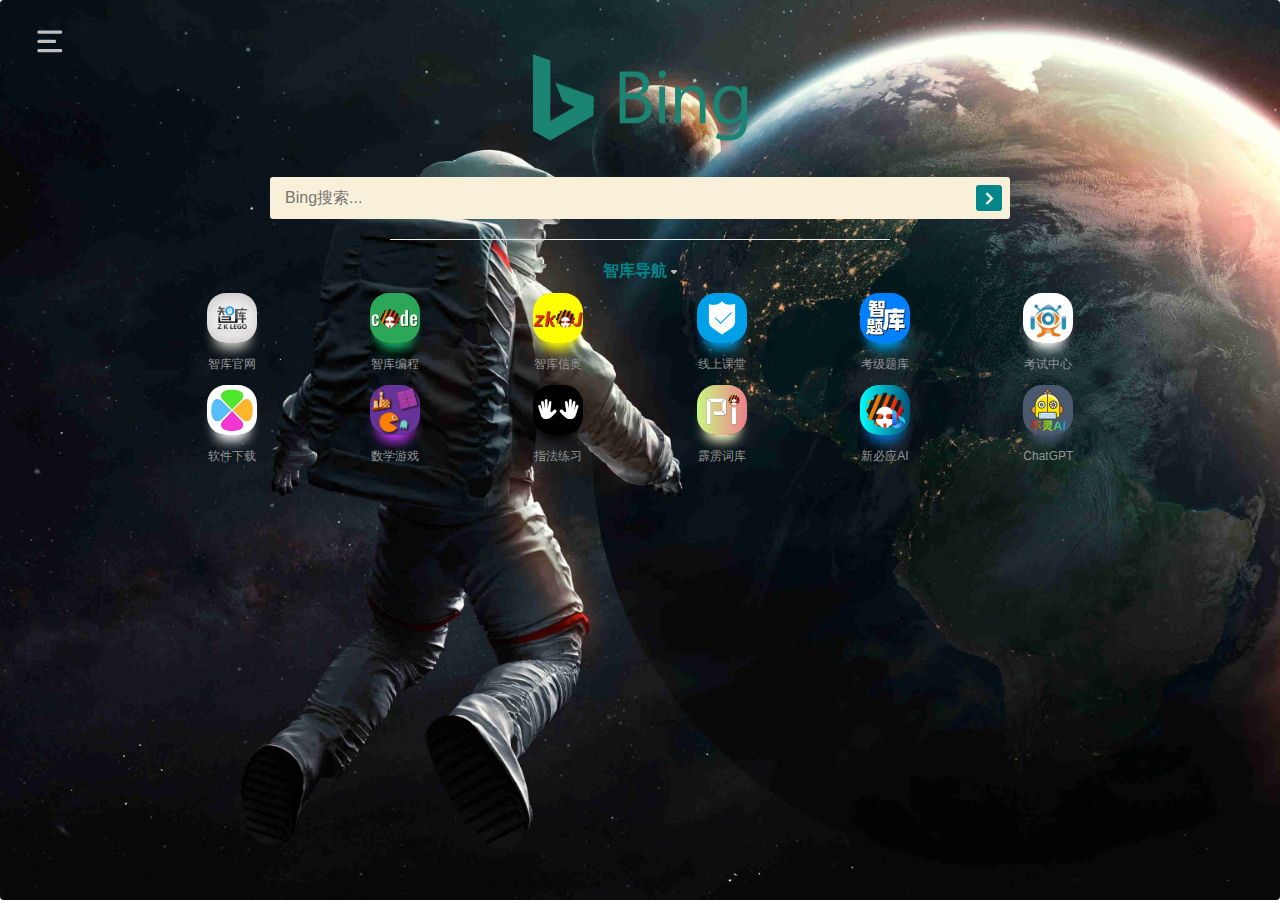
<file: index.html>
<!DOCTYPE html>
<html>

<head>
    <meta http-equiv="Content-Type" content="text/html; charset=UTF-8">
    <meta name="viewport" content="width=device-width, initial-scale=1.0">
    <meta http-equiv="X-UA-Compatible" content="IE=edge,chrome=1">
    <title id="title"></title>
    <meta name="keywords" content="网页导航">
    <meta name="description" content="智库机器人导航页">
    <link rel="stylesheet icon" href="img/icon.ico" />
    <link rel="stylesheet" type="text/css" href="bootstrap/bootstrap.css">
    <link rel="stylesheet" href="css/font-awesome.min.css">
    <script type="text/javascript" src="js/jQuery.js"></script>
    <script type="text/javascript" src="bootstrap/bootstrap.min.js"></script>
    <link rel="stylesheet" href="css/slideout.css">
    <script>
        var now = new Date().getTime();
        document.write('<link href="css/style.css?v=' + now + '" rel="stylesheet" type="text/css"/>');
    </script>
</head>

<body>
    <nav id="menu" class="menu">
        <blockquote class="blockquote">▎ 工具</blockquote>
        <ul>
            
            <a target="_blank" href="http://www.speedtest.cn/">
                <li class="sidenav-btn">SpeedTest
                    <p>测速网</p>
                </li>
            </a>
            <a target="_blank" href="http://ip.tool.chinaz.com/">
                <li class="sidenav-btn">IP查询
                    <p>IP工具</p>
                </li>
            </a>
            <a target="_blank" href="https://mm.edrawsoft.cn/">
                <li class="sidenav-btn">思维导图
                    <p>在线思维导图工具</p>
                </li>
            </a>
            <a target="_blank" href="https://www.desmos.com/calculator">
                <li class="sidenav-btn">desmos
                    <p>在线函数图生成</p>
                </li>
            </a>
            <a target="_blank" href="https://www.remove.bg/zh">
                <li class="sidenav-btn">背景消除
                    <p>好用！简单！</p>
                </li>
            </a>
            <a target="_blank" href="https://pixabay.com/zh/">
                <li class="sidenav-btn">图片素材
                    <p>免费图片矢量素材</p>
                </li>
            </a>
            <a target="_blank" href="https://tool.liumingye.cn/wallpaper/">
                <li class="sidenav-btn">高清壁纸
                    <p>好看的壁纸在这里</p>
                </li>
            </a>
             <a target="_blank" href="https://www.zhikulego.cn/a/gongju/scratch.html">
                <li class="sidenav-btn">转换网页
                    <p>scratch代码转换成html</p>
                </li>
            </a>        
        </ul>
        <blockquote class="blockquote">▎ 学习</blockquote>
        <ul>
            <a target="_blank" href="https://www.youzack.com/">
                <li class="sidenav-btn">Youzack
                    <p>英语听背</p>
                </li>
            </a>
            <a target="_blank" href="https://www.zxx.edu.cn/syncClassroom">
                <li class="sidenav-btn">智慧教育
                    <p>小学中学线上学！</p>
                </li>
            </a>
            <a target="_blank" href="https://mc.dfrobot.com.cn/forum-92-1.html">
                <li class="sidenav-btn">Arduino学习
                    <p>入门到熟练！</p>
                </li>
            </a>
            <a target="_blank" href="https://www.quwj.com/tag/arduino">
                <li class="sidenav-btn">趣无尽
                    <p>Arduino项目分享</p>
                </li>
            </a>
        </ul>
        <blockquote class="blockquote">▎ 信奥</blockquote>
        <ul>
            <a target="_blank" href="https://www.noi.cn">
                <li class="sidenav-btn">信奥官网
                    <p>参赛报名系统！</p>
                </li>
            </a>
            <a target="_blank" href="https://oi.wiki">
                <li class="sidenav-btn">OI Wiki
                    <p>知识整合站点！</p>
                </li>
            </a>
             <a target="_blank" href="https://www.luogu.com.cn/problem/list">
                <li class="sidenav-btn">洛谷
                    <p>海量信奥题库！</p>
                </li>
            </a>
            
        </ul>
        <blockquote class="blockquote">▎ 文件传送</blockquote>
        <ul>
            <a target="_blank" href="https://cowtransfer.com/">
                <li class="sidenav-btn">奶牛快传
                    <p>安全、省时高效</p>
                </li>
            </a>
            <a target="_blank" href="https://www.wenshushu.cn/">
                <li class="sidenav-btn">文叔叔
                    <p>传文件的酸爽！</p>
                </li>
            </a>
            <a target="_blank" href="https://app.tmp.link/">
                <li class="sidenav-btn">TMPLink
                    <p>简单临时文件中转</p>
                </li>
            </a>
            <a target="_blank" href="https://pan.baidu.com/">
                <li class="sidenav-btn">百度云盘
                    <p>慢的很！有毒！</p>
                </li>
            </a>
            
        </ul>
        
        
        
        <blockquote class="blockquote">▎ 设置</blockquote>
        <ul>
            <a href="#">
                <li class="sidenav-btn" id="night">夜间模式</li>
            </a>
            <a href="#">
                <li class="sidenav-btn" id="bg">隐藏/显示壁纸</li>
            </a>
        </ul>
        <p style="width:100%;text-align:center;margin:0 auto;font-size:14px;color:lightgray;">2022-2025 © <a style="color: lightgray;" href="http://www.coolapk.com/u/691518">方块老师</a><br>ALL RIGHTS RESERVED.</p>
    </nav>

    <!-- 主页面 -->
    <main id="main" class="panel">
        <!-- 天气 -->
        <div id="tp-weather-widget"></div>
        <!-- 主容器 -->
        <div class="container">

            <!-- 侧边栏按钮 -->
            <img class="slidebtn btn-hamburger js-slideout-toggle" src="img/menu.svg" />
            <!-- 搜索盒子 -->
            <div class="search-box">
                <!-- logo -->
                <div id="logo">
                    <div id="state">
                        <a href="folder://"><img id="img" src="img/bing.png" /></a>
                    </div>
                </div>

                <!-- 搜索框 -->
                <div class="inputDiv">
                    <form id="form" action="https://cn.bing.com/search" target="_self" onsubmit="return check()">
                        <input onmouseover="this.focus()" onfocus="this.select()" id="inputText" type="text" placeholder="Bing搜索..." name="q" size="30" />
                        <button id="submitButton" class="submitButton" type="submit"></button>
                    </form>
                    <!-- 搜索提示词 -->
                    <div id="searchlist">
                        <ul id="list"></ul>
                    </div>
                </div>

                <!-- 智库导航、引擎选择器 -->
                <div id="Select" class="Select" onclick="select()">
                    <hr>智库导航
                    <img src="img/search-change.svg?v=2ae7ab8" />
                </div>
                <!-- 智库导航 -->
                <div id="folder" class="folder">
                    <ul></ul>
                </div>

                <!-- 导航引擎 -->
                <div id="nav" class="nav">
                    <ul></ul>
                </div>

               

            </div>
    </main>

    <script type="text/javascript" src="js/slideout.min.js"></script>
    <script type="text/javascript">
        var slideout = new Slideout({
            'panel': document.getElementById('main'),
            'menu': document.getElementById('menu'),
            'padding': 290,
            'tolerance': 70
        });
        document.querySelector('.js-slideout-toggle').addEventListener('click',
            function() {
                slideout.toggle();
            });
        document.querySelector('.menu').addEventListener('click',
            function(eve) {
                if (eve.target.nodeName === 'A') {
                    slideout.close();
                }
            });
        $(document).click(function(e) {
            var Class = $(e.target).attr("class");
            var Id = $(e.target).attr("id");
            if (Class == 'panel slideout-panel slideout-panel-left' || Class == 'folder-item col-xs-3 col-sm-2' || Class == 'search-box' || Id == 'inputText' || Id == 'logo') {
                slideout.close();
            }
        });
    </script>

</body>
<script type="text/javascript">
    document.write('<script src="js/main.js?v=' + now + '"><\/script\>');
</script>

</html>
</file>
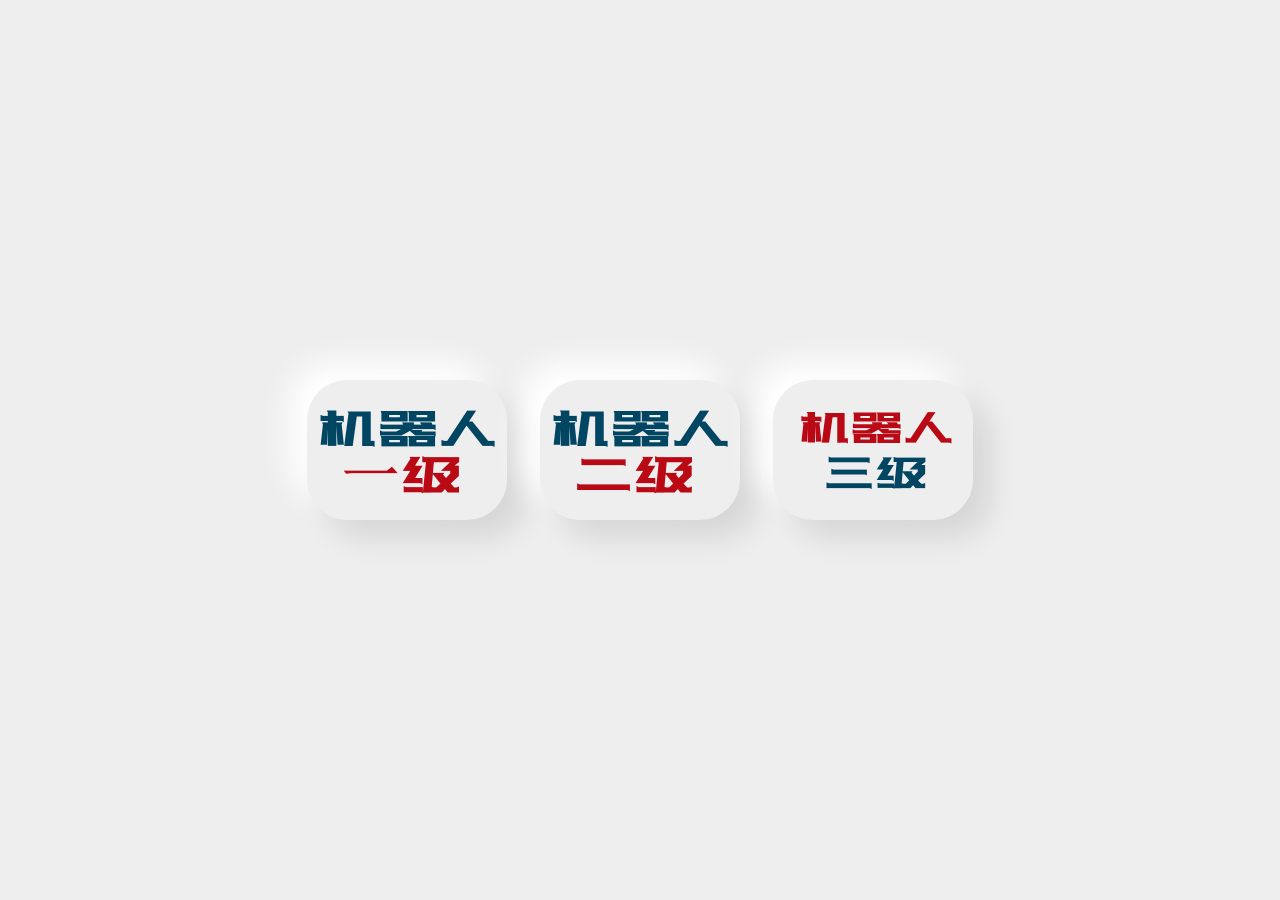
<file: master/index.html>
<!DOCTYPE html>
<html lang="en">
<head>
    <meta charset="UTF-8">
    <meta name="viewport" content="width=device-width, initial-scale=1.0">
    <link rel="stylesheet" href="./css/index.css">
    <script type="text/javascript" src="./js/jquery-3.3.1.min.js"></script>
    <script type="text/javascript" src="./js/location.js"></script>
    <title>智库机器人线上课堂</title>
	
</head>

<!-- 
    复用说明:
    1.修改html文件：
        1.1 下载icon（图标）：可访问 https://www.iconfont.cn/ 下载自己想要的图标到文件夹 icos
        1.2 修改html文件：若需要增加标签，可添加 div ，设置 id ，将标签<img>图片改为自己下载的图标
        1.3 修改html 的<title>：这是网页标题，可以修改为自己想要的

    2.修改js文件：
        2.1 只需要修改 location.js 文件，这是地址跳转文件，只需要将前面设置的 id 加上 跳转的 URL 就行
    
    3.修改浏览器设置：
        3.1 将浏览器的主页修改为index.html的本地位置，如：F:\chrome\myindex\index.html
        
    总结：复制粘贴完事
-->

<body>
    <div class="container">
		<!--第一行-->
		<div class="box" id="google">
		    <div class="img" id="weixin">
		        <img src="./icos/google.png"/>
		    </div>
		    
		</div>
		
		
		<!--第二行-->
        
        <div class="box" id="csdn">
            <div class="img">
                <img src="./icos/csdn.png"/>
            </div>
           
        </div>
        
        <div class="box" id="sanji">
            <div class="img">
                <img src="./icos/sanji.png"/>
            </div>
           
        </div>
      


        
        </div>
		
    </div>
</body>


</html>
</file>
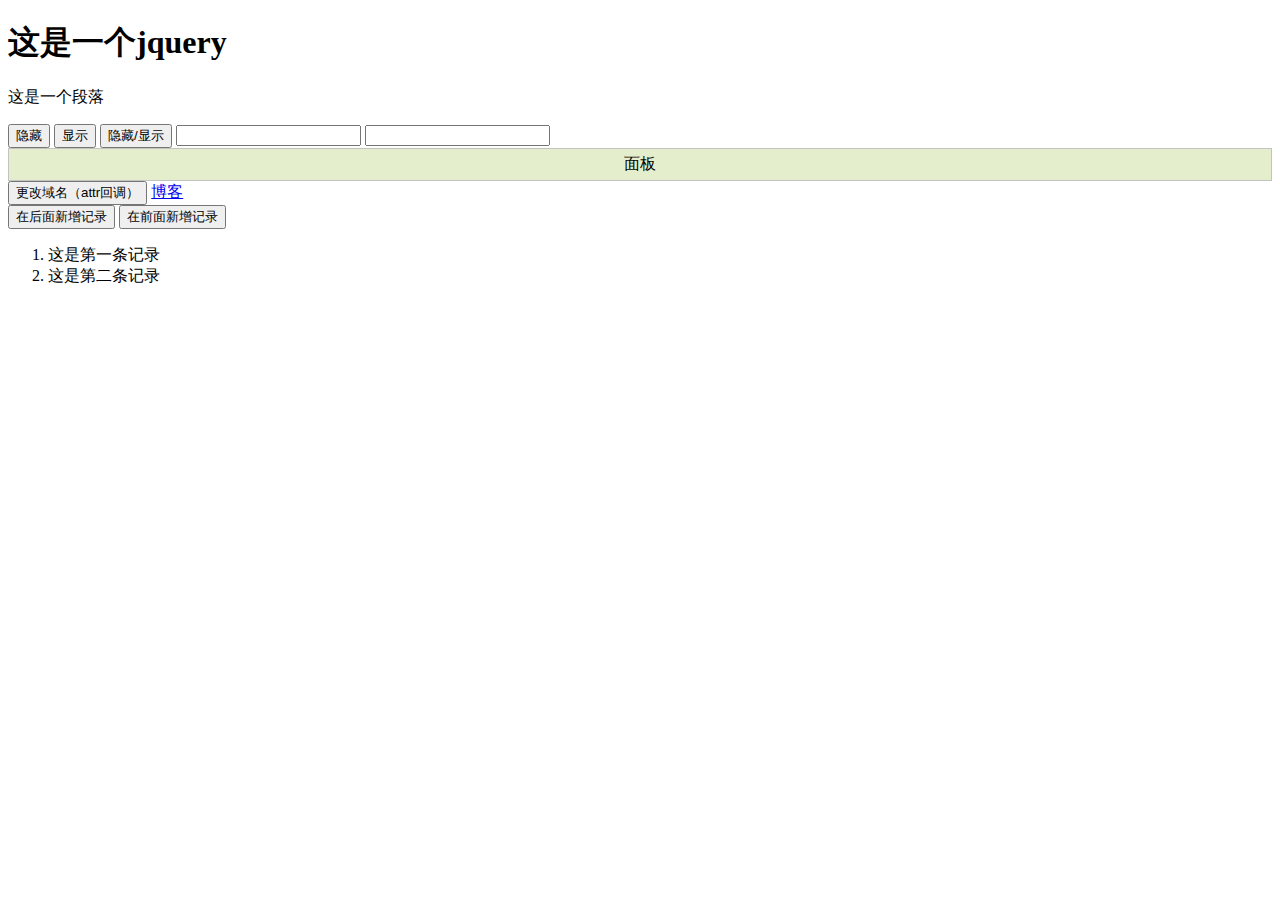
<file: master/test.html>
<!DOCTYPE html>
<html lang="en">
<head>
    <meta charset="UTF-8">
    <meta name="viewport" content="width=device-width, initial-scale=1.0">
    <title>Document</title>
    <script src="js/jquery-3.3.1.min.js"></script>

    <style type="text/css"> 
        #panel,#flip
        {
            padding:5px;
            text-align:center;
            background-color:#e5eecc;
            border:solid 1px #c3c3c3;
        }
        #panel
        {
            padding:50px;
            display:none;
        }
    </style>

    <script>
        $(document).ready(function(){
            $("p").dblclick(function(){
                $(this).hide();
            });
            $("#hide").click(function(){
                $(".text").hide();

            });
            $("#show").click(function(){
                $(".text").show();
            });
            // $("#p1").mouseover(function(){
            //     alert("你动到我了！");
            // });
            // $("#h11").hover(
            //     function(){
            //         alert("轻轻的你来了");
            //     },
            //     function(){
            //         alert("亲爱的你又走了！");
            //     }
            // );
            $("input").focus(function(){
                $(this).css("background-color","#96b97d");
            });
            $("#toggle").click(function(){
                $("p").toggle();
            });
            $("#flip").click(function(){
                $("#panel").slideToggle();
            });
            $("#btn1").click(function(){
                $("#blog").attr("href", function(i, origValue){
                    alert("修改成功");
                    return origValue + "/tags/随笔";
                });
            });
            $("#addlastli").click(function(){
                $("ol").append("<li>新增记录</li>");
            });
            $("#addpreli").click(function(){
                $("ol").prepend ("<li>新增记录</li>");
            })
        });
    </script>
</head>
<body>
    <h1 id="h11" class="text">这是一个jquery</h1>
    <p id="p1">这是一个段落</p>
    <button id="hide">隐藏</button>
    <button id="show">显示</button>
    <button id="toggle">隐藏/显示</button>
    <input id="username" type="text">
    <input id="password" type="password">
    <input type="hidden" value="WaiterXiaoyy">
    <div id="flip">面板</div>
    <div id="panel">Hello world!</div>
    <div>
        <button id="btn1">更改域名（attr回调）</button>
        <a href="https://www.cnblogs.com/melodyjerry" id="blog">博客</a>
    </div>
    <button id="addlastli">在后面新增记录</button>
    <button id="addpreli">在前面新增记录</button>
    <ol>
        <li>这是第一条记录</li>
        <li>这是第二条记录</li>
    </ol>
    
</body>
</html>
</file>
<file: css/slideout.css>
html,
body {
  width: 100%;
  height: 100%;
  font: 100%/1.4em 'Calibre Light', 'Helvetica Neue', Helvetica, Arial, sans-serif;
  margin: 0 auto;
  color: #222;
  -webkit-text-size-adjust: none;
  -webkit-font-smoothing: antialiased;
}

body,
.panel {
  background-color: #fff;
}

.menu {
  background-color: #EDEDED;
}

a {
  color: #4B5;
  text-decoration: none;
}

.panel {
  text-align: center;
  padding-top: 5px;
  min-height: 100%;
}

/*侧边栏按钮*/
.btn-hamburger {
  cursor: pointer;
  width: 40px;
  height: 40px;
  border: none;
  position: absolute;
  top: 15px;
  left: 10px;
  outline: none;
}

.btn-hamburger img {
  width: 40px;
  height: 40px;
}

/*中屏幕*/
@media all and (min-width:40em) {
  .btn-hamburger {
    top: 20px;
    left: 30px;
  }
}

.menu,
.slideout-menu {
  position: fixed;
  left: 0;
  top: 0;
  bottom: 0;
  right: 0;
  z-index: 0;
  width: 290px;
  overflow-y: scroll;
  -webkit-overflow-scrolling: touch;
  display: none;
}

.panel,
.slideout-panel {
  position: relative;
  z-index: 1;
}

.slideout-open,
.slideout-open body {
  overflow: hidden;
}

.slideout-open .slideout-menu {
  display: block;
}
</file>
<file: css/style.css>
/*公共布局*/

a,
a:hover,
a:visited {
    text-decoration: none;
}

span {
    background-color: transparent;
}

li {
    list-style: none;
}

ul {
    padding: 0 10px;
    display: inline-block;
    width: 100%;
    margin: 0 auto;
    margin: 0!important;
}


/*媒体查询*/

@media (max-width: 768px) {
    /*小屏*/
    #main {
        background: url(../img/bg-xs.jpg) no-repeat;
        background-attachment: fixed;
        background-size: cover;
    }
    .search-box {
        margin: 0;
    }
    .inputDiv {
        margin: 30px 20px 0;
    }
}

@media (min-width: 768px) {
    /*大屏*/
    #main {
        background: url(../img/bg.jpg) no-repeat;
        background-attachment: fixed;
        background-size: cover;
    }
    .search-box {
        margin: 20px 70px 0 70px;
    }
    .inputDiv {
        margin: 30px 130px 0;
    }
}

#main {
    background-color: #fff;
    margin: 0;
}

#menu::-webkit-scrollbar {
    /*滚动条整体样式*/
    width: 10px;
    /*高宽分别对应横竖滚动条的尺寸*/
    height: 10px;
    scrollbar-arrow-color: red;
}

#menu::-webkit-scrollbar-thumb {
    /*滚动条里面小方块*/
    border-radius: 5px;
    box-shadow: inset 0 0 5px rgba(0, 0, 0, 0.2);
    background: rgba(0, 0, 0, 0.2);
    scrollbar-arrow-color: red;
}

#menu::-webkit-scrollbar-track {
    /*滚动条里面轨道*/
    box-shadow: inset 0 0 5px rgba(0, 0, 0, 0.2);
    border-radius: 0;
    background: rgba(0, 0, 0, 0.1);
}


/*搜索盒子*/

#logo {
    margin: 0 auto;
}

#logo div {
    margin: 0 auto;
    width: 300px;
}

#img {
    animation: fade-in;
    animation-duration: 0.2s;
    -webkit-animation: fade-in 0.2s;
    width: 300px;
}


/*搜索提示词*/

#searchlist {
    width: 100%;
    position: absolute;
    background-color: rgba(249, 240, 218, 0.9);
    border-radius: 5px;
    margin-top: 10px;
    display: none;
}

#searchlist ul {
    padding: 10px;
}

#searchlist ul a li {
    color: #777;
    text-align: left;
    padding: 8px 0;
    border-radius: 5px;
}

#searchlist ul a li:hover,
.activeli {
    color: lightcoral;
    background-color: #DCDCDC;
}

#searchlist ul a li span {
    -webkit-tap-highlight-color: #00000000;
    list-style: none;
    cursor: pointer;
    box-sizing: border-box;
    display: inline-block;
    width: 16px;
    height: 16px;
    font-size: 16px;
    line-height: 16px;
    text-align: center;
    background: lightblue;
    margin-right: 10px;
    border-radius: 10px;
    color: #999;
}


/*标签、导航选择器*/

.Select {
    margin: 20px auto 0;
    color: #00868B;
    font-weight: bold;
    text-align: center;
    cursor: pointer;
    width: 50%;
    font-size: 16px;
}


/*搜索框*/

.inputDiv {
    padding: 0;
    z-index: 0;
    animation: fade-in;
    animation-duration: 0.5s;
    -webkit-animation: fade-in 0.5s;
    position: relative;
    border-radius: 0px;
}

.inputDiv input,
.inputDiv button {
    border: none;
    outline: none;
    border-radius: 3px;
}

.inputDiv input {
    width: 100%;
    height: 42px;
    background: #F9F0DA;
    color: #575757;
    padding-left: 15px;
    transition: box-shadow 0.2s;
    -moz-transition: box-shadow 0.2s;
    /* Firefox */
    -webkit-transition: box-shadow 0.2s;
    /* Safari and Chrome */
    -o-transition: box-shadow 0.2s;
    /* Opera */
}

.inputDiv input:focus {
    box-shadow: 0px 0px 0px 4px #F9F0DA;
}

.inputDiv button {
    height: 26px;
    width: 26px;
    padding: 2px;
    position: absolute;
    top: 8px;
    right: 8px;
    background: #00868B;
    cursor: pointer;
}

.inputDiv button:before {
    content: "\f105";
    font-family: FontAwesome;
    color: #F9F0DA;
    font-size: 20px;
    font-weight: bold;
}


/*侧边栏按钮*/

.slidebtn {
    border-radius: 50%;
    transition: background-color 0.2s;
}

.slidebtn:hover {
    background-color: rgba(211, 211, 211, 0.2);
}


/*标签*/

.folder {
    animation: fade-in;
    animation-duration: 1s;
    -webkit-animation: fade-in 1s;
    width: 100%;
    margin-top: 10px;
    display: block;
}

.folder-item {
    margin-bottom: 10px;
}

.folder-item-box,
.folder-item-img {
    width: 50px;
    margin: 0 auto;
    border-radius: 38%;
    transition: all .2s ease;
}

.folder-item2 {
    margin-bottom: 20px;
}

.folder-item-box2,
.folder-item-img2 {
    width: 42px;
    margin: 0 auto;
    border-radius: 38%;
    transition: all .2s ease;
}

.folder-item-img:hover,
.folder-item-img2:hover {
    transform: translate3d(0, -3px, 0);
    box-shadow: rgba(33, 33, 33, 0.75) 0 14px 12px -7px!important;
}

.folder-item-box p {
    font-size: 12px;
    color: #969696;
    width: 100%;
    margin: 10px 0 0 0;
    text-align: center;
}


/*导航*/

.nav {
    animation: fade-in;
    animation-duration: 1s;
    -webkit-animation: fade-in 1s;
    width: 100%;
    margin-top: 10px;
    display: none;
}


/*侧边栏内容*/

blockquote {
    margin: 0!important;
    font-weight: bold;
    color: black;
}

.menu ul a li {
    float: left;
}

.sidenav-btn {
    font-size: 14px;
    margin: 2% 4%;
    padding: 6px;
    border-radius: 5px;
    background-color: #E3E3E3;
    color: black;
    display: block;
    text-align: center;
    text-decoration: none;
    width: 42%;
    transition: 0.3s;
    /*标签延迟0.3s显示*/
}

.sidenav-btn:hover {
    background-color: lightgray;
}

.sidenav-btn p {
    margin: 0;
    font-size: 10px;
    text-align: center;
    color: gray;
}

#tp-weather-widget .sw-container {
    z-index: 9;
    left: unset;
    right: 10px;
    top: unset;
    bottom: 10px;
    box-shadow: rgba(0, 0, 0, 0.15) 0px 0px 0px;
}


/*动画*/

@keyframes fade-in {
    0% {
        opacity: 0;
    }
    /*初始状态 透明度为0*/
    40% {
        opacity: 0;
    }
    /*过渡状态 透明度为0*/
    100% {
        opacity: 1;
    }
    /*结束状态 透明度为1*/
}

@-webkit-keyframes fade-in {
    /*针对webkit内核*/
    0% {
        opacity: 0;
    }
    40% {
        opacity: 0;
    }
    100% {
        opacity: 1;
    }
}
</file>
<file: master/css/index.css>
*{
    margin: 0;
    padding: 0;
}
body{
    width: 100%;
    height: 100vh;
    display: flex;
    justify-content: center;
    align-items: center;
    background-color: #efeeee;
}   
.container{
    width: 700px;
    height: 600px;
    display: flex;
    justify-content: space-around;
    flex-wrap: wrap;
    align-items: center;
}
.container .box{
    display: flex;
    justify-content: space-around;
    flex-direction: column;
    align-items: center;
    align-content: center;
    width: 100px;
    height: 140px;
    margin: 50px;
}
.container .box .img{
    width: 200px;
    height: 200px;
    box-shadow: 18px 18px 30px rgba(0, 0, 0, 0.1),
    -18px -18px 30px rgba(255, 255, 255, 1);
    border-radius: 40px;
    display: flex;
    align-items: center;
    justify-content: center;
    background-color: #efeeee;
    transition: box-shadow .2s ease-out;
    position: relative;
    cursor:pointer;
}

.container .box .img  img{
    width: 200px;
    transition: width 0.2s ease-out;
}
.container .box p{
    color: slategrey;
}
.container .box .img:hover{
    box-shadow: 0px 0px 0px rgba(0, 0, 0, 0.2),
    0px 0px 0px rgba(255, 255, 255, 0.8),
    inset 18px 18px 30px rgba(0, 0, 0, 0.1),
    inset -18px -18px 30px rgba(255, 255, 255, 1);
    transition: box-shadow .2s ease-out;
}
.container .box .img:hover img{
    width: 58px;
    transition: width 0.2s ease-out;
}
</file>
